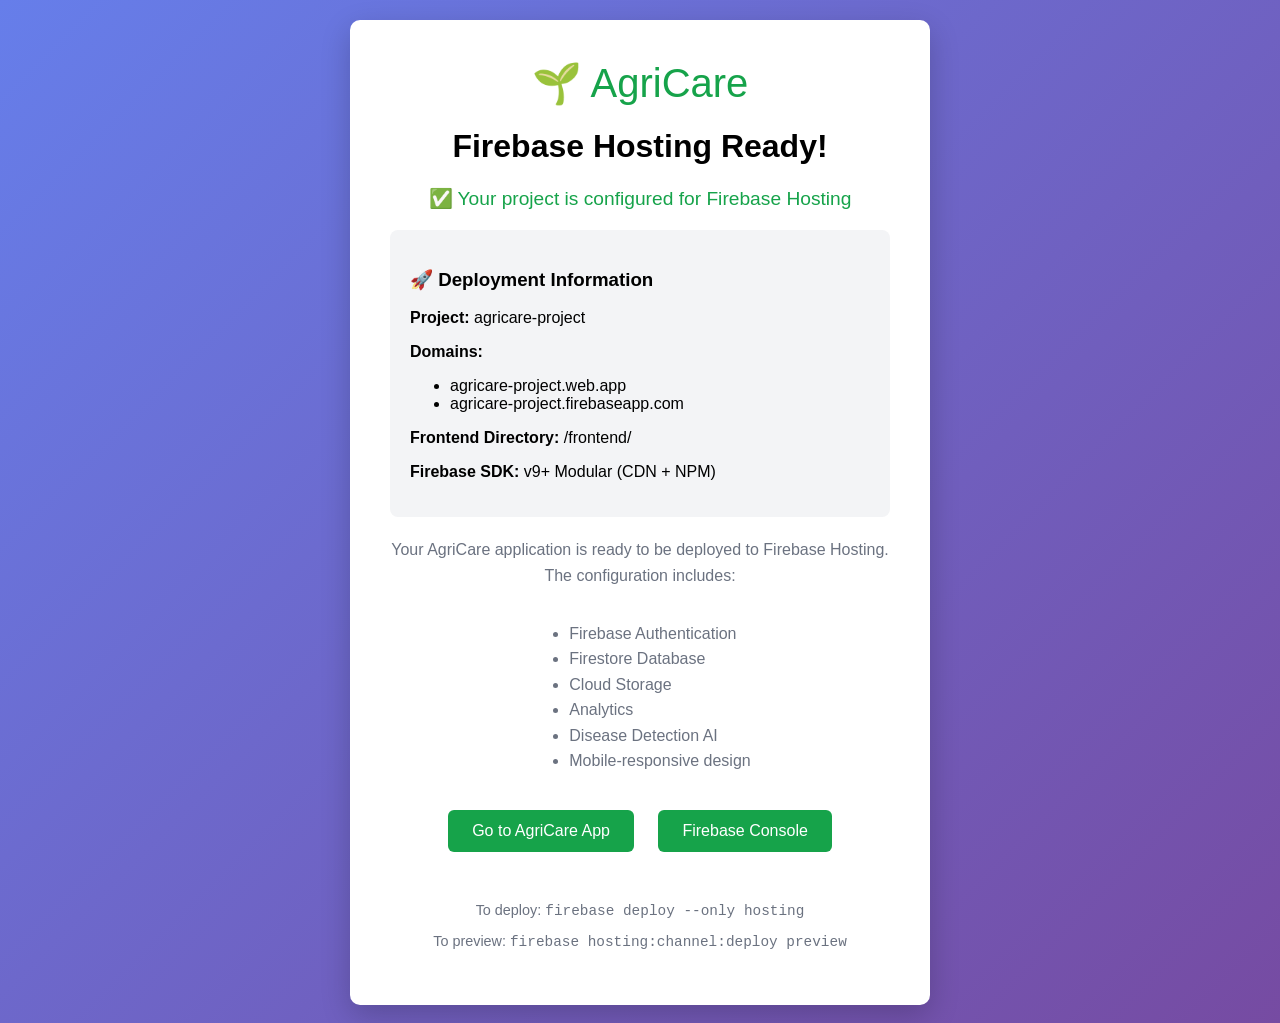
<file: frontend/firebase-test.html>
<!DOCTYPE html>
<html lang="en">
<head>
    <meta charset="UTF-8">
    <meta name="viewport" content="width=device-width, initial-scale=1.0">
    <title>Firebase Hosting Test - AgriCare</title>
    <style>
        body {
            font-family: 'Arial', sans-serif;
            background: linear-gradient(135deg, #667eea 0%, #764ba2 100%);
            margin: 0;
            padding: 20px;
            min-height: 100vh;
            display: flex;
            align-items: center;
            justify-content: center;
        }
        .container {
            background: white;
            border-radius: 10px;
            padding: 40px;
            box-shadow: 0 10px 30px rgba(0,0,0,0.2);
            text-align: center;
            max-width: 500px;
        }
        .logo {
            font-size: 2.5rem;
            color: #16a34a;
            margin-bottom: 10px;
        }
        .success {
            color: #16a34a;
            font-size: 1.2rem;
            margin: 20px 0;
        }
        .info {
            color: #6b7280;
            line-height: 1.6;
        }
        .btn {
            display: inline-block;
            background: #16a34a;
            color: white;
            padding: 12px 24px;
            border-radius: 6px;
            text-decoration: none;
            margin: 20px 10px;
            transition: background 0.3s;
        }
        .btn:hover {
            background: #15803d;
        }
        .deployment-info {
            background: #f3f4f6;
            border-radius: 8px;
            padding: 20px;
            margin: 20px 0;
            text-align: left;
        }
    </style>
</head>
<body>
    <div class="container">
        <div class="logo">🌱 AgriCare</div>
        <h1>Firebase Hosting Ready!</h1>
        <div class="success">✅ Your project is configured for Firebase Hosting</div>
        
        <div class="deployment-info">
            <h3>🚀 Deployment Information</h3>
            <p><strong>Project:</strong> agricare-project</p>
            <p><strong>Domains:</strong></p>
            <ul>
                <li>agricare-project.web.app</li>
                <li>agricare-project.firebaseapp.com</li>
            </ul>
            <p><strong>Frontend Directory:</strong> /frontend/</p>
            <p><strong>Firebase SDK:</strong> v9+ Modular (CDN + NPM)</p>
        </div>

        <div class="info">
            <p>Your AgriCare application is ready to be deployed to Firebase Hosting. The configuration includes:</p>
            <ul style="text-align: left; display: inline-block;">
                <li>Firebase Authentication</li>
                <li>Firestore Database</li>
                <li>Cloud Storage</li>
                <li>Analytics</li>
                <li>Disease Detection AI</li>
                <li>Mobile-responsive design</li>
            </ul>
        </div>

        <a href="/frontend/index.html" class="btn">Go to AgriCare App</a>
        <a href="https://console.firebase.google.com/project/agricare-project" class="btn" target="_blank">Firebase Console</a>

        <div style="margin-top: 30px; font-size: 0.9rem; color: #6b7280;">
            <p>To deploy: <code>firebase deploy --only hosting</code></p>
            <p>To preview: <code>firebase hosting:channel:deploy preview</code></p>
        </div>
    </div>

    <script>
        // Test Firebase configuration
        console.log('🔥 Firebase Hosting Test Page Loaded');
        console.log('📱 AgriCare - AI Farming Assistant');
        console.log('🚀 Ready for deployment to: agricare-project.web.app');
    </script>
</body>
</html>
</file>
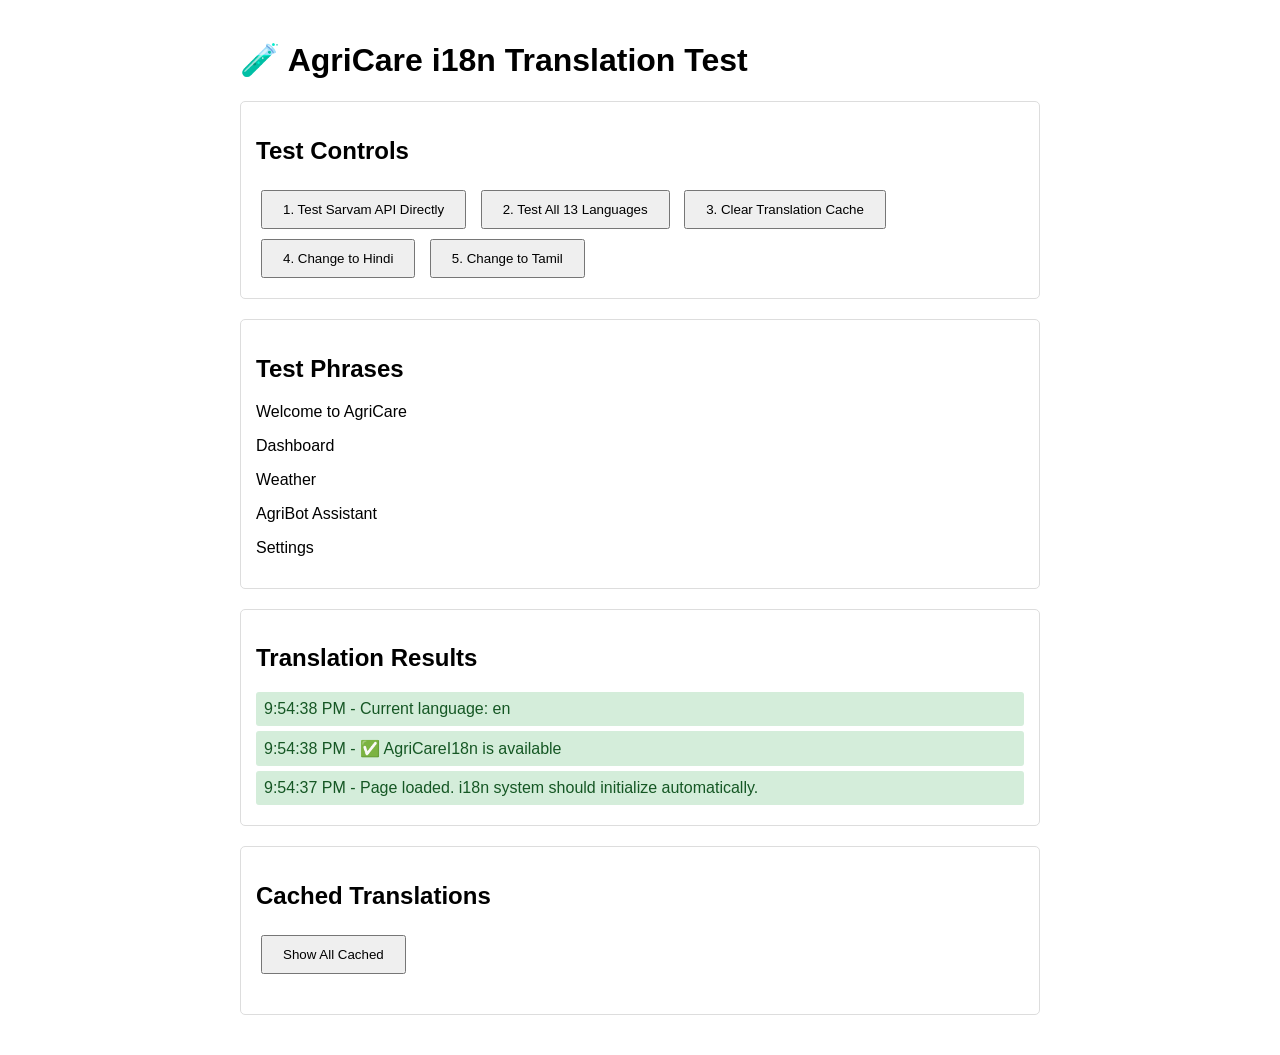
<file: frontend/test-i18n.html>
<!DOCTYPE html>
<html lang="en">
<head>
    <meta charset="UTF-8">
    <meta name="viewport" content="width=device-width, initial-scale=1.0">
    <title>i18n Translation Test</title>
    <style>
        body { font-family: Arial, sans-serif; padding: 20px; max-width: 800px; margin: 0 auto; }
        .test-section { margin: 20px 0; padding: 15px; border: 1px solid #ddd; border-radius: 5px; }
        button { padding: 10px 20px; margin: 5px; cursor: pointer; }
        .success { background-color: #d4edda; border-color: #c3e6cb; color: #155724; }
        .error { background-color: #f8d7da; border-color: #f5c6cb; color: #721c24; }
        pre { background: #f5f5f5; padding: 10px; overflow-x: auto; }
        #translations { margin-top: 20px; }
        .translation-item { padding: 8px; border-bottom: 1px solid #eee; }
        .translation-item:hover { background: #f9f9f9; }
    </style>
</head>
<body>
    <h1>🧪 AgriCare i18n Translation Test</h1>
    
    <div class="test-section">
        <h2>Test Controls</h2>
        <button onclick="testDirectAPI()">1. Test Sarvam API Directly</button>
        <button onclick="testAllLanguages()">2. Test All 13 Languages</button>
        <button onclick="clearCache()">3. Clear Translation Cache</button>
        <button onclick="testChangeLanguage('hi')">4. Change to Hindi</button>
        <button onclick="testChangeLanguage('ta')">5. Change to Tamil</button>
    </div>
    
    <div class="test-section">
        <h2>Test Phrases</h2>
        <div id="test-phrases">
            <p data-i18n="welcome.title">Welcome to AgriCare</p>
            <p data-i18n="nav.home">Dashboard</p>
            <p data-i18n="nav.weather">Weather</p>
            <p data-i18n="nav.chat">AgriBot Assistant</p>
            <p data-i18n="settings.title">Settings</p>
        </div>
    </div>
    
    <div class="test-section">
        <h2>Translation Results</h2>
        <div id="results"></div>
    </div>
    
    <div class="test-section">
        <h2>Cached Translations</h2>
        <button onclick="showCachedTranslations()">Show All Cached</button>
        <div id="translations"></div>
    </div>

    <script src="js/i18n-system.js"></script>
    <script>
        const resultsDiv = document.getElementById('results');
        
        function log(message, type = 'info') {
            const p = document.createElement('div');
            p.textContent = new Date().toLocaleTimeString() + ' - ' + message;
            p.className = type === 'error' ? 'error' : 'success';
            p.style.padding = '8px';
            p.style.marginBottom = '5px';
            p.style.borderRadius = '3px';
            resultsDiv.insertBefore(p, resultsDiv.firstChild);
        }
        
        async function testDirectAPI() {
            log('Testing Sarvam API directly...');
            try {
                const response = await fetch('http://localhost:5000/api/translate', {
                    method: 'POST',
                    headers: { 'Content-Type': 'application/json' },
                    body: JSON.stringify({
                        text: 'Welcome to AgriCare',
                        target_lang: 'hi',
                        user_preferred_lang: 'hi'
                    })
                });
                
                const data = await response.json();
                if (data.success) {
                    log(`✅ API Response: "${data.translated_text}"`, 'success');
                    log(`Original: "${data.original_text}"`, 'success');
                } else {
                    log(`❌ API Error: ${data.error}`, 'error');
                }
            } catch (error) {
                log(`❌ Request failed: ${error.message}`, 'error');
            }
        }
        
        async function testAllLanguages() {
            const languages = ['hi', 'ta', 'te', 'bn', 'mr', 'gu', 'kn', 'ml', 'pa', 'or', 'as', 'ur'];
            log(`Testing translation for ${languages.length} languages...`);
            
            for (const lang of languages) {
                try {
                    const response = await fetch('http://localhost:5000/api/translate', {
                        method: 'POST',
                        headers: { 'Content-Type': 'application/json' },
                        body: JSON.stringify({
                            text: 'Dashboard',
                            target_lang: lang
                        })
                    });
                    
                    const data = await response.json();
                    if (data.success) {
                        log(`${lang.toUpperCase()}: ${data.translated_text}`, 'success');
                    }
                } catch (error) {
                    log(`${lang.toUpperCase()}: Error - ${error.message}`, 'error');
                }
                
                // Small delay between requests
                await new Promise(resolve => setTimeout(resolve, 200));
            }
        }
        
        function clearCache() {
            const languages = ['hi', 'ta', 'te', 'bn', 'mr', 'gu', 'kn', 'ml', 'pa', 'or', 'as', 'ur'];
            languages.forEach(lang => {
                localStorage.removeItem(`translations_${lang}`);
            });
            localStorage.removeItem('appLanguage');
            log('✅ All translation caches cleared', 'success');
        }
        
        async function testChangeLanguage(lang) {
            log(`Changing language to ${lang}...`);
            if (window.AgriCareI18n) {
                await window.AgriCareI18n.changeLanguage(lang);
                log(`✅ Language changed to ${lang}`, 'success');
                log(`Check the test phrases above - they should be translated!`, 'success');
            } else {
                log('❌ AgriCareI18n not loaded', 'error');
            }
        }
        
        function showCachedTranslations() {
            const translationsDiv = document.getElementById('translations');
            translationsDiv.innerHTML = '<h3>Cached Languages:</h3>';
            
            const languages = ['hi', 'ta', 'te', 'bn', 'mr', 'gu', 'kn', 'ml', 'pa', 'or', 'as', 'ur'];
            languages.forEach(lang => {
                const cached = localStorage.getItem(`translations_${lang}`);
                if (cached) {
                    try {
                        const data = JSON.parse(cached);
                        const count = Object.keys(data).length;
                        const sample = Object.values(data).slice(0, 3).join(', ');
                        
                        const div = document.createElement('div');
                        div.className = 'translation-item';
                        div.innerHTML = `
                            <strong>${lang.toUpperCase()}</strong>: ${count} translations<br>
                            <small>Sample: ${sample}...</small>
                        `;
                        translationsDiv.appendChild(div);
                    } catch (e) {
                        console.error(`Error parsing ${lang}:`, e);
                    }
                }
            });
            
            const currentLang = localStorage.getItem('appLanguage');
            if (currentLang) {
                translationsDiv.innerHTML += `<p><strong>Current Language:</strong> ${currentLang}</p>`;
            }
        }
        
        // Log initialization
        window.addEventListener('load', () => {
            log('Page loaded. i18n system should initialize automatically.', 'success');
            setTimeout(() => {
                if (window.AgriCareI18n) {
                    log(`✅ AgriCareI18n is available`, 'success');
                    log(`Current language: ${window.AgriCareI18n.getCurrentLanguage()}`, 'success');
                } else {
                    log('❌ AgriCareI18n not available', 'error');
                }
            }, 1000);
        });
    </script>
</body>
</html>
</file>
